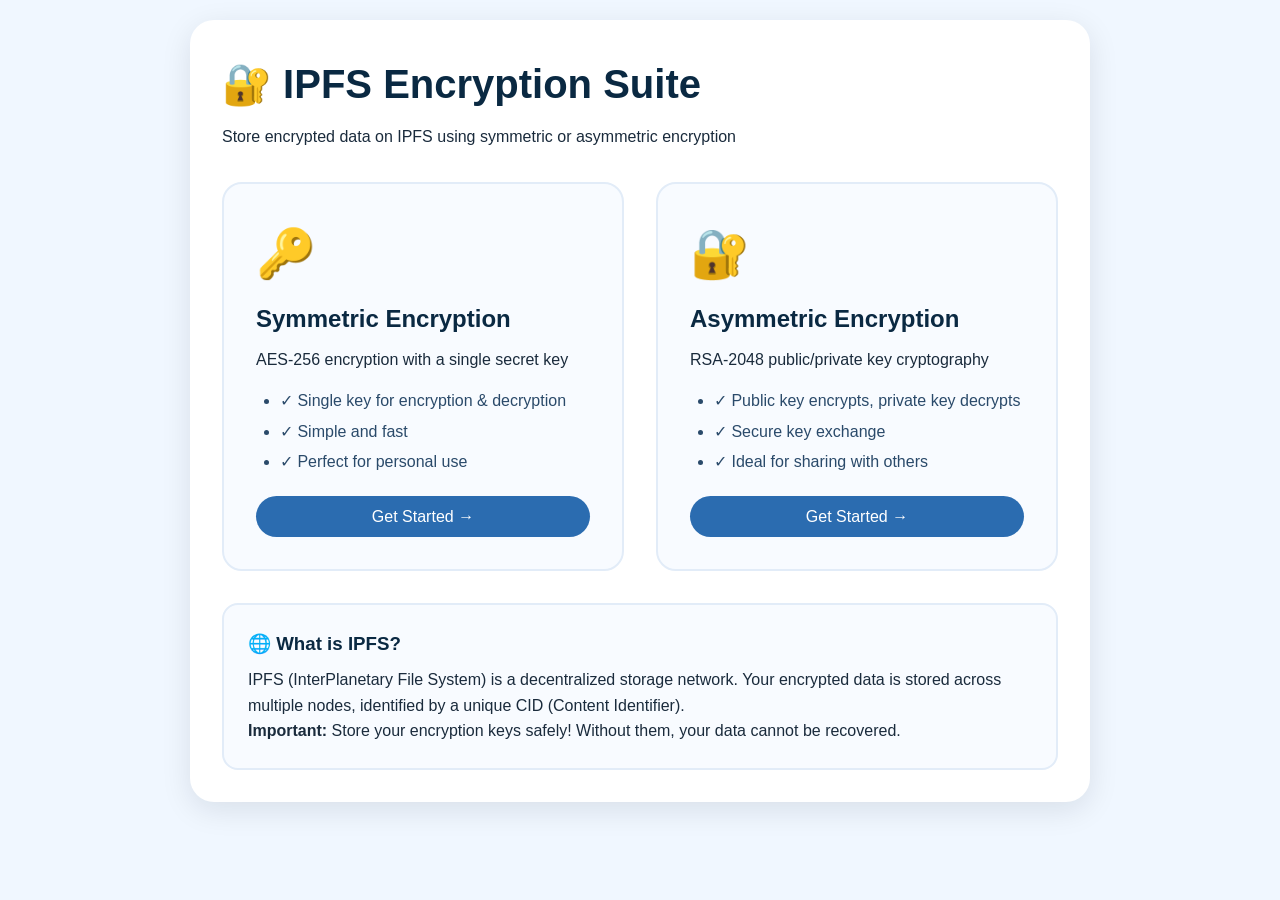
<file: index.html>
<!DOCTYPE html>
<html lang="en">
<head>
    <meta charset="UTF-8">
    <meta name="viewport" content="width=device-width, initial-scale=1.0">
    <title>IPFS Encrypt - Home</title>
    <link rel="stylesheet" href="css/style.css">
</head>
<body>
    <div class="container">
        <header>
            <h1>🔐 IPFS Encryption Suite</h1>
            <p>Store encrypted data on IPFS using symmetric or asymmetric encryption</p>
        </header>

        <div class="home-grid">
            <a href="symmetric.html" class="feature-card">
                <div class="icon">🔑</div>
                <h2>Symmetric Encryption</h2>
                <p>AES-256 encryption with a single secret key</p>
                <ul>
                    <li>✓ Single key for encryption & decryption</li>
                    <li>✓ Simple and fast</li>
                    <li>✓ Perfect for personal use</li>
                </ul>
                <span class="btn-primary">Get Started →</span>
            </a>

            <a href="asymmetric.html" class="feature-card">
                <div class="icon">🔐</div>
                <h2>Asymmetric Encryption</h2>
                <p>RSA-2048 public/private key cryptography</p>
                <ul>
                    <li>✓ Public key encrypts, private key decrypts</li>
                    <li>✓ Secure key exchange</li>
                    <li>✓ Ideal for sharing with others</li>
                </ul>
                <span class="btn-primary">Get Started →</span>
            </a>
        </div>

        <div class="info-box">
            <h3>🌐 What is IPFS?</h3>
            <p>IPFS (InterPlanetary File System) is a decentralized storage network. Your encrypted data is stored across multiple nodes, identified by a unique CID (Content Identifier).</p>
            <p><strong>Important:</strong> Store your encryption keys safely! Without them, your data cannot be recovered.</p>
        </div>
    </div>
</body>
</html>
</file>
<file: css/style.css>
/* Reset & Base */
* {
    margin: 0;
    padding: 0;
    box-sizing: border-box;
}

body {
    font-family: -apple-system, BlinkMacSystemFont, 'Segoe UI', Roboto, Oxygen, Ubuntu, sans-serif;
    background: #f0f7ff;
    color: #1a2b3c;
    line-height: 1.6;
    padding: 20px;
}

.container {
    max-width: 900px;
    margin: 0 auto;
    background: white;
    border-radius: 24px;
    padding: 2rem;
    box-shadow: 0 8px 30px rgba(0, 20, 40, 0.1);
}

/* Navigation */
nav {
    display: flex;
    justify-content: space-between;
    align-items: center;
    padding-bottom: 1.5rem;
    margin-bottom: 1.5rem;
    border-bottom: 2px solid #e9f0f8;
}

nav a {
    color: #2b6cb0;
    text-decoration: none;
    font-weight: 500;
    padding: 8px 16px;
    border-radius: 20px;
    transition: background 0.2s;
}

nav a:hover {
    background: #ebf4ff;
}

nav span {
    color: #4a6a8a;
    font-weight: 500;
}

/* Headers */
h1 {
    font-size: 2.5rem;
    color: #0a2942;
    margin-bottom: 0.5rem;
}

h2 {
    color: #0a2942;
    margin-bottom: 0.5rem;
}

.subtitle {
    color: #4a6a8a;
    margin-bottom: 1.5rem;
}

/* Home Page Grid */
.home-grid {
    display: grid;
    grid-template-columns: 1fr 1fr;
    gap: 2rem;
    margin: 2rem 0;
}

@media (max-width: 768px) {
    .home-grid {
        grid-template-columns: 1fr;
    }
}

.feature-card {
    background: #f8fbff;
    border: 2px solid #e2ecf8;
    border-radius: 20px;
    padding: 2rem;
    text-decoration: none;
    color: inherit;
    transition: all 0.3s ease;
    display: flex;
    flex-direction: column;
}

.feature-card:hover {
    border-color: #2b6cb0;
    transform: translateY(-4px);
    box-shadow: 0 8px 25px rgba(43, 108, 176, 0.1);
}

.feature-card .icon {
    font-size: 3rem;
    margin-bottom: 0.5rem;
}

.feature-card ul {
    margin: 1rem 0;
    padding-left: 1.5rem;
    color: #2a4a6a;
}

.feature-card ul li {
    margin-bottom: 0.3rem;
}

.feature-card .btn-primary {
    display: inline-block;
    padding: 0.5rem 1.5rem;
    background: #2b6cb0;
    color: white;
    border-radius: 30px;
    text-align: center;
    font-weight: 500;
    margin-top: auto;
    transition: background 0.2s;
}

.feature-card:hover .btn-primary {
    background: #1a4a7a;
}

/* Cards */
.card {
    background: white;
    border-radius: 16px;
    padding: 1.5rem;
}

/* Form Elements */
.form-group {
    margin-bottom: 1.5rem;
}

.form-group label {
    display: block;
    font-weight: 500;
    margin-bottom: 0.4rem;
    color: #1a3a5a;
}

.form-control {
    width: 100%;
    padding: 10px 14px;
    border: 2px solid #dce6f0;
    border-radius: 12px;
    font-size: 1rem;
    transition: border-color 0.2s;
    background: white;
}

.form-control:focus {
    outline: none;
    border-color: #2b6cb0;
    box-shadow: 0 0 0 3px rgba(43, 108, 176, 0.1);
}

textarea.form-control {
    resize: vertical;
    font-family: inherit;
}

small {
    display: block;
    color: #5a7a9a;
    font-size: 0.85rem;
    margin-top: 0.3rem;
}

/* Key Management */
.key-management {
    background: #f8fbff;
    padding: 1.2rem;
    border-radius: 12px;
    border: 2px solid #e2ecf8;
}

.key-header {
    display: flex;
    justify-content: space-between;
    align-items: center;
    margin-bottom: 0.8rem;
}

.key-header h3 {
    font-size: 1rem;
    color: #0a2942;
}

.key-display {
    background: white;
    padding: 0.8rem;
    border-radius: 8px;
    font-size: 0.85rem;
}

.key-item {
    display: flex;
    gap: 0.5rem;
    padding: 0.3rem 0;
    word-break: break-all;
}

.key-label {
    font-weight: 600;
    color: #2a4a6a;
    min-width: 100px;
}

.key-value {
    color: #1a3a5a;
    font-family: monospace;
}

/* Buttons */
.button-group {
    display: flex;
    gap: 1rem;
    flex-wrap: wrap;
    margin: 1.5rem 0;
}

.btn {
    padding: 10px 24px;
    border: none;
    border-radius: 30px;
    font-size: 1rem;
    font-weight: 500;
    cursor: pointer;
    transition: all 0.2s;
    display: inline-flex;
    align-items: center;
    gap: 8px;
}

.btn-primary {
    background: #2b6cb0;
    color: white;
}

.btn-primary:hover {
    background: #1a4a7a;
    transform: translateY(-2px);
    box-shadow: 0 4px 12px rgba(43, 108, 176, 0.3);
}

.btn-secondary {
    background: #e9f0f8;
    color: #1a3a5a;
}

.btn-secondary:hover {
    background: #d4e0f0;
}

.btn-outline {
    background: transparent;
    border: 2px solid #2b6cb0;
    color: #2b6cb0;
}

.btn-outline:hover {
    background: #2b6cb0;
    color: white;
}

.btn-sm {
    padding: 6px 16px;
    font-size: 0.9rem;
}

.btn:disabled {
    opacity: 0.6;
    cursor: not-allowed;
}

/* CID Input */
.cid-input-group {
    display: flex;
    gap: 0.5rem;
}

.cid-input-group .form-control {
    flex: 1;
}

/* Status & Display */
.status-box {
    background: #f0f7ff;
    border-left: 4px solid #2b6cb0;
    padding: 0.8rem 1.2rem;
    border-radius: 8px;
    margin: 0.8rem 0;
    min-height: 40px;
}

.status-box.error {
    border-left-color: #e53e3e;
    background: #fff5f5;
}

.hash-display {
    background: #f0f4f8;
    padding: 8px 16px;
    border-radius: 20px;
    font-family: monospace;
    font-size: 0.85rem;
    display: inline-block;
    max-width: 100%;
    overflow: hidden;
    text-overflow: ellipsis;
    white-space: nowrap;
}

/* Info Box */
.info-box {
    background: #f8fbff;
    border: 2px solid #e2ecf8;
    border-radius: 16px;
    padding: 1.5rem;
    margin-top: 2rem;
}

.info-box h3, .info-box h4 {
    color: #0a2942;
    margin-bottom: 0.5rem;
}

.info-box ol {
    padding-left: 1.5rem;
    color: #2a4a6a;
}

.info-box ol li {
    margin-bottom: 0.4rem;
}

/* Additional styles for asymmetric page */

.key-management {
    background: #f8fbff;
    padding: 1.2rem;
    border-radius: 12px;
    border: 2px solid #e2ecf8;
    margin-bottom: 1.5rem;
}

.key-header {
    display: flex;
    justify-content: space-between;
    align-items: center;
    margin-bottom: 0.8rem;
    flex-wrap: wrap;
    gap: 10px;
}

.key-header h3 {
    font-size: 1rem;
    color: #0a2942;
    margin: 0;
}

.key-display {
    background: white;
    padding: 0.8rem;
    border-radius: 8px;
    font-size: 0.85rem;
    max-height: 120px;
    overflow-y: auto;
    border: 1px solid #e2ecf8;
}

.key-item {
    display: flex;
    gap: 0.5rem;
    padding: 0.3rem 0;
    word-break: break-all;
}

.key-label {
    font-weight: 600;
    color: #2a4a6a;
    min-width: 100px;
    flex-shrink: 0;
}

.key-value {
    color: #1a3a5a;
    font-family: 'Courier New', monospace;
    font-size: 0.75rem;
    word-break: break-all;
}

#charCount {
    font-size: 0.85rem;
    font-weight: 500;
    transition: color 0.3s;
}

/* Scrollbar styling for key display */
.key-display::-webkit-scrollbar {
    width: 6px;
}

.key-display::-webkit-scrollbar-track {
    background: #f1f1f1;
    border-radius: 3px;
}

.key-display::-webkit-scrollbar-thumb {
    background: #c1c9d6;
    border-radius: 3px;
}

.key-display::-webkit-scrollbar-thumb:hover {
    background: #a8b2c2;
}

/* Responsive adjustments */
@media (max-width: 768px) {
    .key-item {
        flex-direction: column;
        gap: 2px;
    }
    
    .key-label {
        min-width: auto;
        font-size: 0.8rem;
    }
    
    .key-header {
        flex-direction: column;
        align-items: stretch;
    }
    
    .key-header .btn {
        width: 100%;
        justify-content: center;
    }
}
</file>
